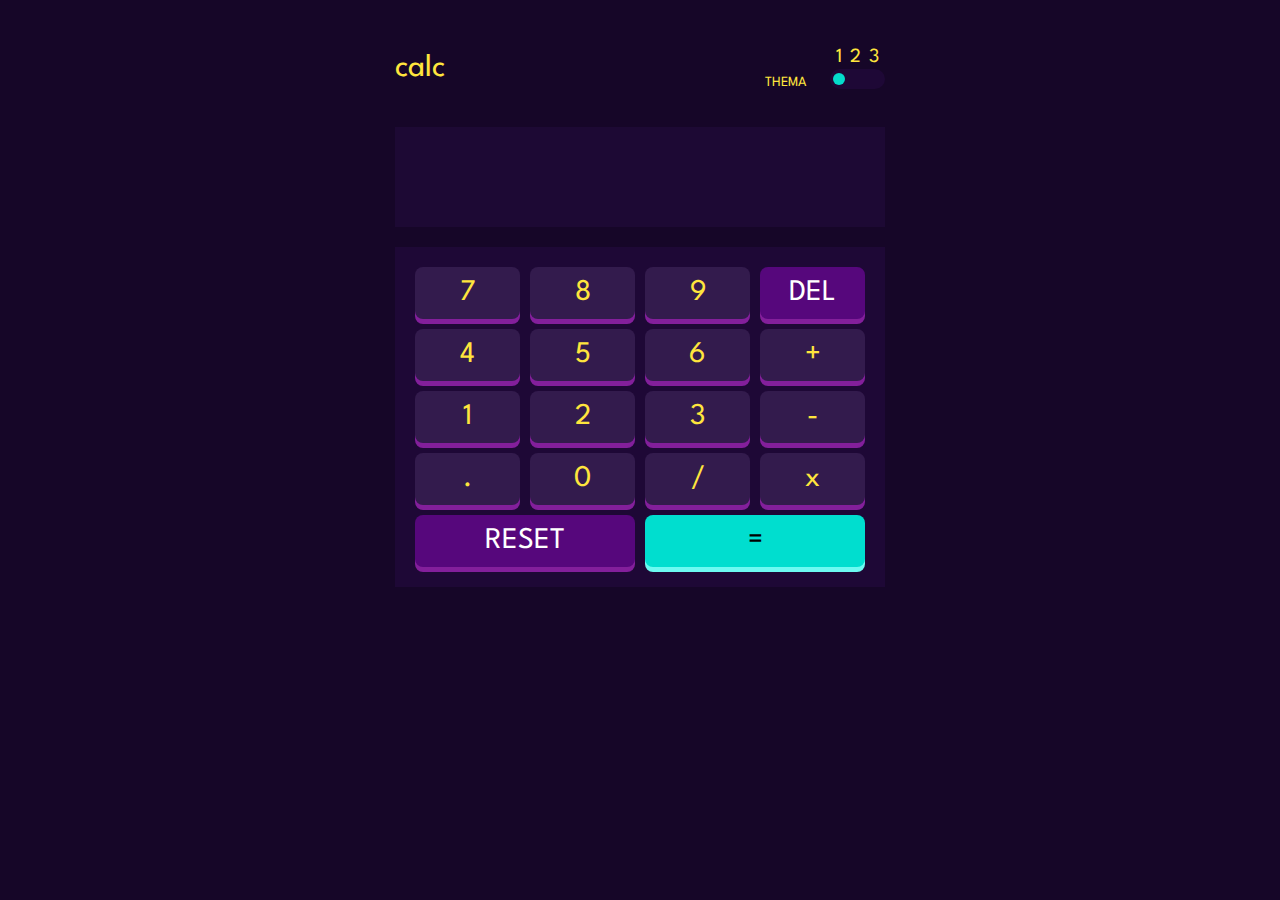
<file: calculator-app-main/index.html>
<!DOCTYPE html>
<html lang="en">

<head>
  <meta charset="UTF-8">
  <meta name="viewport" content="width=device-width, initial-scale=1.0">

  <link rel="preconnect" href="https://fonts.googleapis.com">
  <link rel="preconnect" href="https://fonts.gstatic.com" crossorigin>
  <link href="https://fonts.googleapis.com/css2?family=League+Spartan:wght@700&display=swap" rel="stylesheet">
  <link rel="icon" type="image/png" sizes="32x32" href="./images/favicon-32x32.png">
  <link rel="stylesheet" href="style.css">
  <script defer src="script.js"></script>
  <title>Frontend Mentor | Calculator app</title>

</head>

<body>

  <div class="container">

    <header class="header">
      <div class="bg-calc "><p class="calc">calc</p></div>
      <div class="geral-tema">
        <div class="thema">THEMA</div>
        <div class="opcoes-temas">
          <div class="num">
            <span id="numers" class="um">1</span>
            <span id="numers" class="dois">2</span>
            <span id="numers" class="tres">3</span>
          </div>
          <div class="btns ">
            <button id="btn" class="btn"></button>
            <button id="btn" class="btn"></button>
            <button id="btn" class="btn"></button>
          </div>
        </div>
      </div>
    </header>

    <section class="tela">
        <div class="  bg-tela ">
          <span class="valor-input"></span>
        </div>
    </section>
  

   <section class="container-teclas ">
      <div class="buttons-bg">
        <div class="teclas-item bg-buttons">
          <button class="tecla ">7</button>
          <button class="tecla numero">8</button>
          <button class="tecla numero">9</button>
          <button class="tecla del">DEL</button>

          <button class="tecla numero">4</button>
          <button class="tecla numero">5</button>
          <button class="tecla numero">6</button>
          <button class="tecla operador">+</button>
        
          <button class="tecla numero">1</button>
          <button class="tecla numero">2</button>
          <button class="tecla numero">3</button>
          <button class="tecla operador">-</button>
          
          <button class="tecla ponto">.</button>
          <button class="tecla numero">0</button>
          <button class="tecla operador">/</button>
          <button class="tecla operador">x</button>

          <button class="tecla reset">RESET</button>
          <button id="igual" class="tecla igual">=</button>

       </div>
      </div>
   </section>
  </div>
</body>

</html>
<!-- https://github.com/ziss25/calculator-app/tree/master -->
</file>
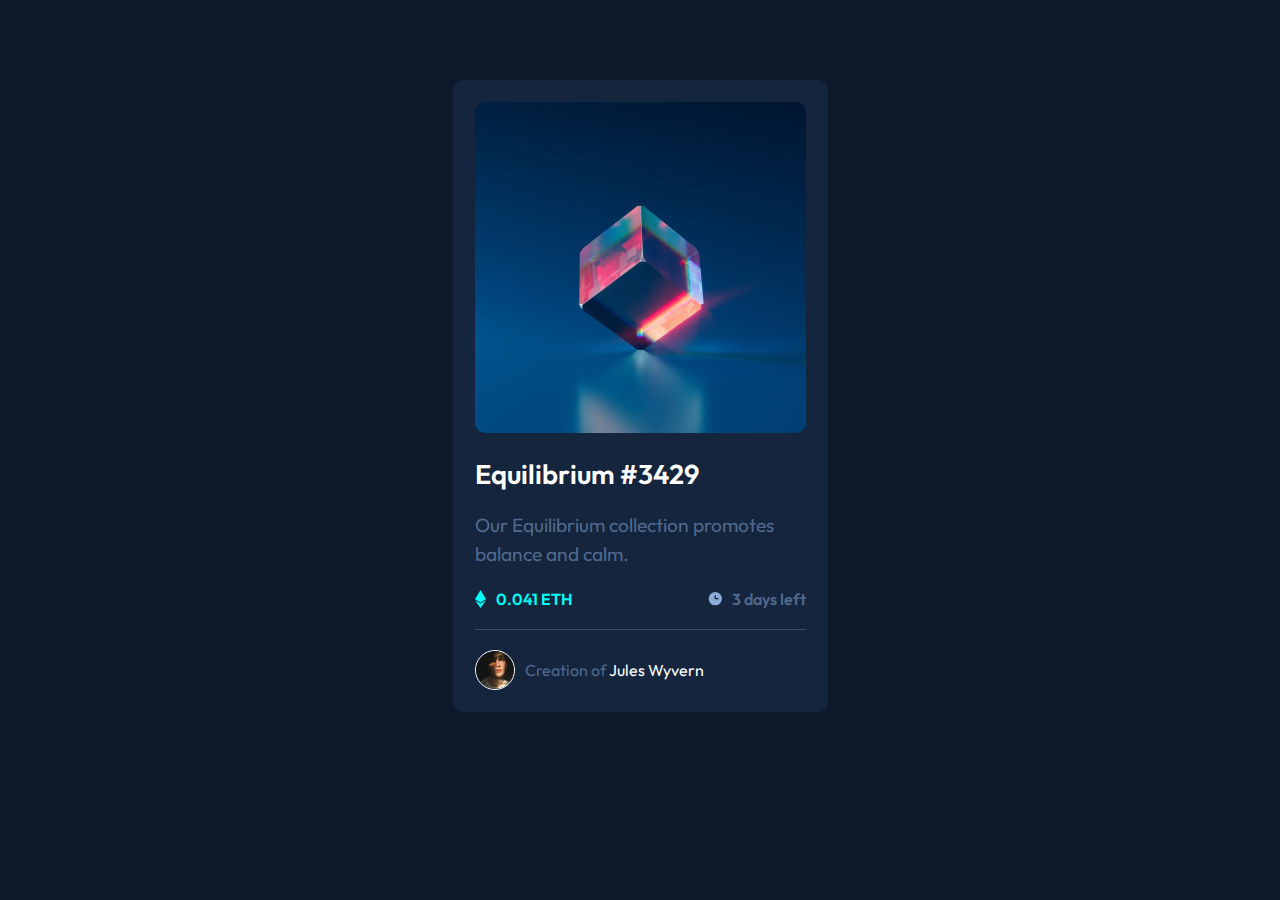
<file: nft-preview-card-component/index.html>
<!DOCTYPE html>
<html lang="en">

<head>
  <meta charset="UTF-8">
  <meta name="viewport" content="width=device-width, initial-scale=1.0">
  <!-- displays site properly based on user's device -->
  <link rel="stylesheet" href="style.css">
  <link rel="icon" type="image/png" sizes="32x32" href="./images/favicon-32x32.png">

  <title>NFT preview card component</title>

</head>

<body>

  <main>
    <div class="img">
      <img src="images/image-equilibrium.jpg" alt="">
    </div>
    <div class="descricao">
      <h1>Equilibrium #3429</h1>
      <p>Our Equilibrium collection promotes balance and calm.</p>
    </div>
    <div class="info">
      <div class="eth">
        <img src="images/icon-ethereum.svg" alt="">0.041 ETH
      </div>
      <div class="hrs">
        <img src="images/icon-clock.svg" alt="">3 days left
      </div>
    </div>
    <div class="autor">
      <img src="images/image-avatar.png" alt="">
      <p> Creation of <span>Jules Wyvern</span></p>
    </div>
  </main>
</body>

</html>
</file>
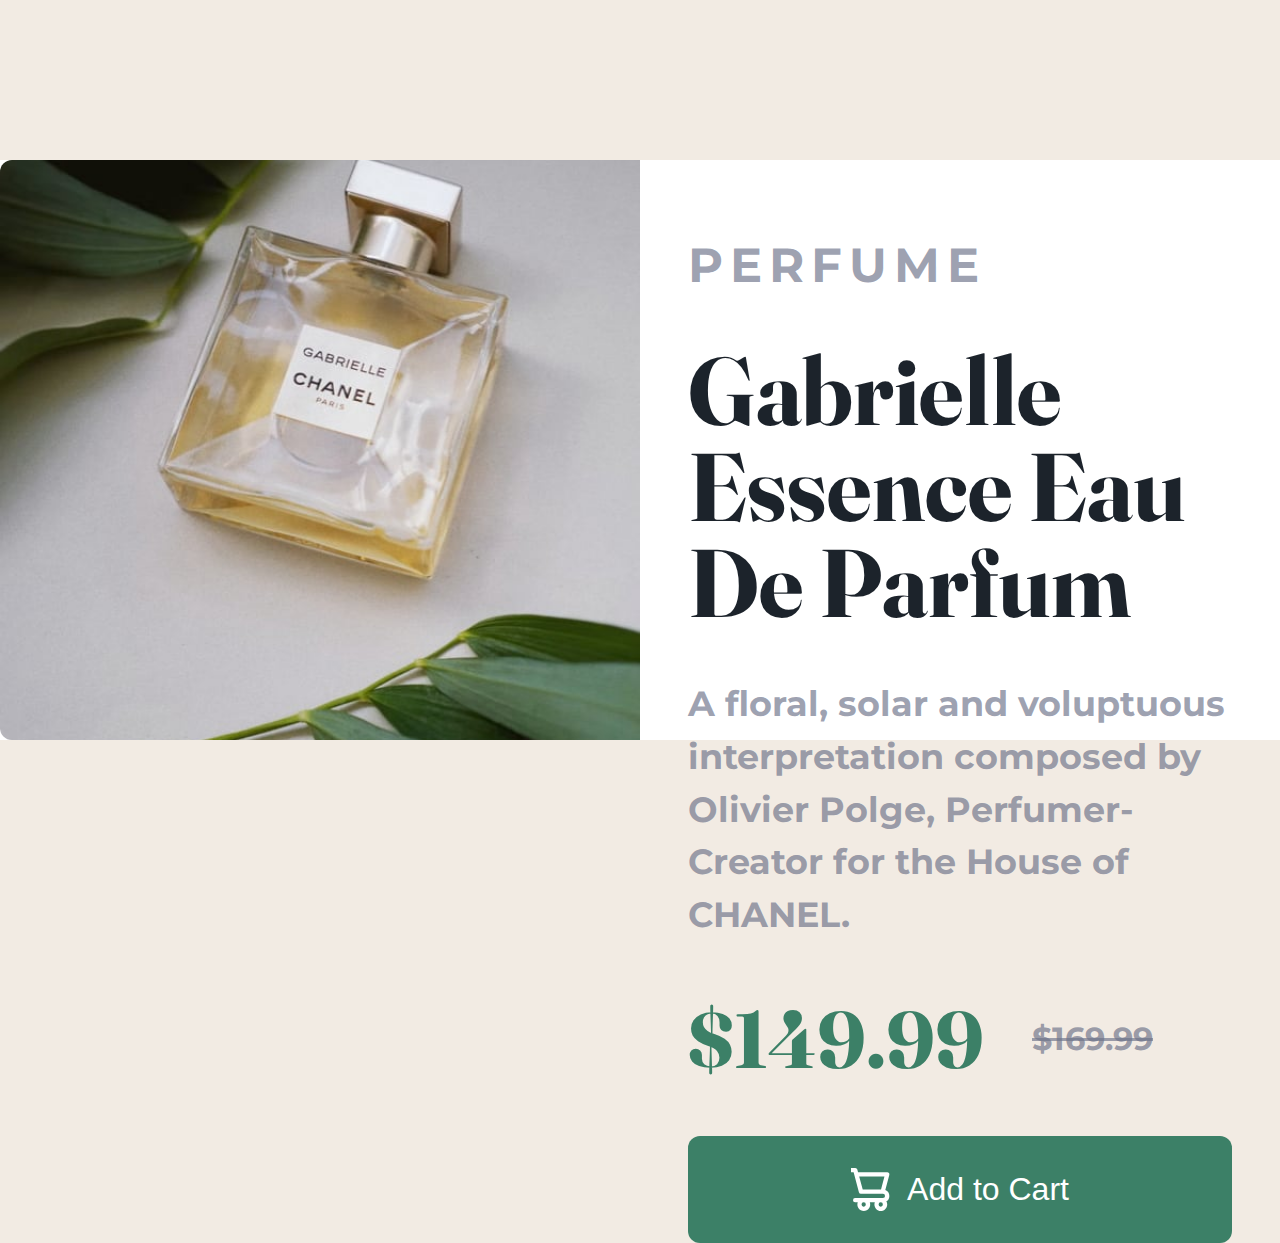
<file: preview-card-component copy/index.html>
<!DOCTYPE html>
<html lang="en">

<head>
  <meta charset="UTF-8">
  <meta name="viewport" content="width=device-width, initial-scale=1.0">
  <!-- displays site properly based on user's device -->
  <link rel="stylesheet" href="style.css">
  <link rel="icon" type="image/png" sizes="32x32" href="./images/favicon-32x32.png">
  <link rel="stylesheet" href="style.css">
  <title>Frontend Mentor | Product preview card component</title>

</head>

<body>
  <div class="card">
    <div class="img_container">
      <img src="images/image-product-desktop.jpg" alt="">
    </div>

    <div class="details_container">
      <p class="montserrat">Perfume</p>
      <h1 class="name">Gabrielle Essence Eau De Parfum</h1>
      <p class="description">
        A floral, solar and voluptuous interpretation composed by Olivier Polge,
        Perfumer-Creator for the House of CHANEL.
      </p>

      <div class="price_container">
        <h1 class="current_price">$149.99</h1>
        <p class="old_price">$169.99</p>
      </div>

      <button class="btn">
         <img src="images/icon-cart.svg" alt="">
         Add to Cart
      </button>
    </div>
  </div>
</body>
</html>
</file>
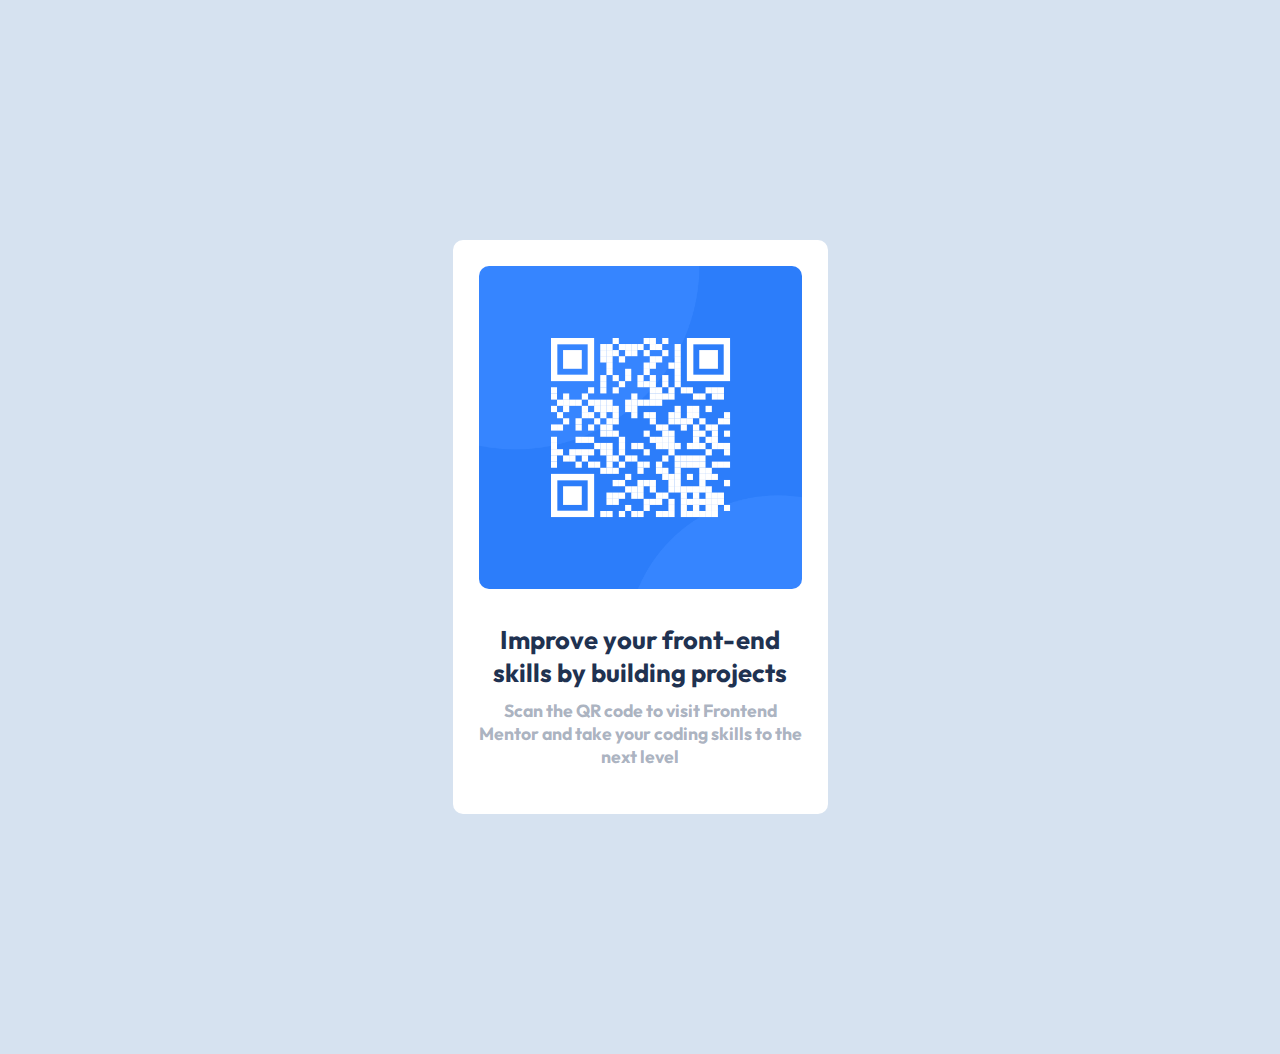
<file: qr-code-component/index.html>
<!DOCTYPE html>
<html lang="en">
<head>
  <meta charset="UTF-8">
  <meta name="viewport" content="width=device-width, initial-scale=1.0"> <!-- displays site properly based on user's device -->

  <link rel="icon" type="image/png" sizes="32x32" href="./images/favicon-32x32.png">
  <link rel="stylesheet" href="style.css">
  <title>Frontend Mentor | QR code component</title>
</head>
<body>
   <div class="box">
       <div class="img">
        <img src="images/image-qr-code.png" alt="">
       </div>
       <div class="descricao">
        <h1>Improve your front-end skills by building projects</h1>
        <p>Scan the QR code to visit Frontend Mentor and take your coding skills to the next level</p>
      </div>
   </div>
  

  
  
</body>
</html>
</file>
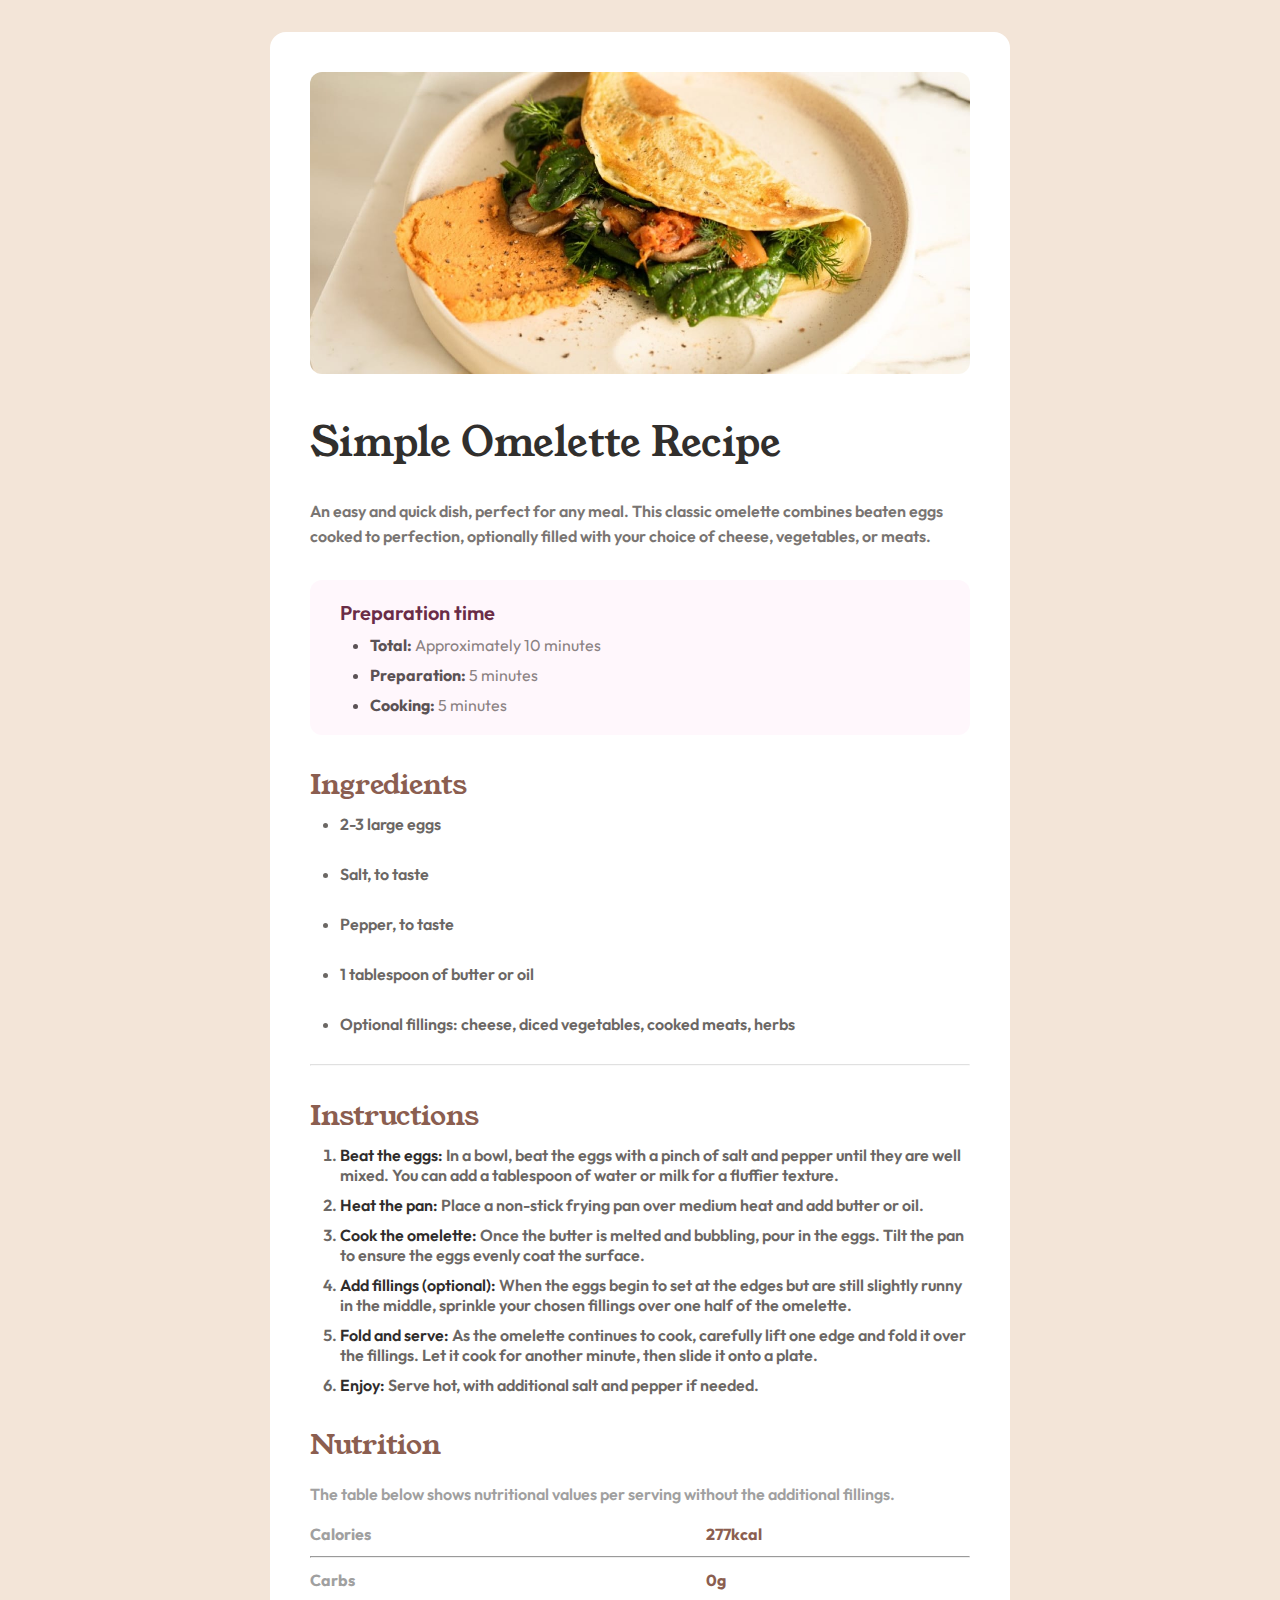
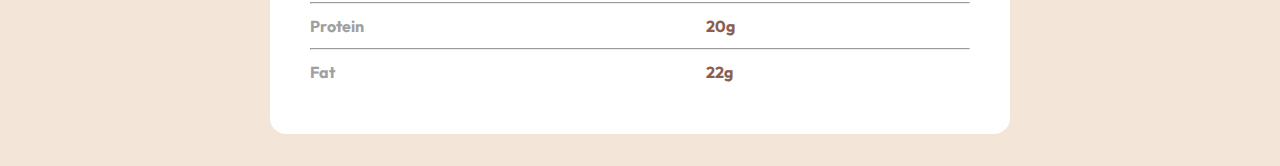
<file: recipe-page-main/index.html>
<!DOCTYPE html>
<html lang="en">
<head>
  <meta charset="UTF-8">
  <meta name="viewport" content="width=device-width, initial-scale=1.0"> <!-- displays site properly based on user's device -->
  <link rel="preconnect" href="https://fonts.googleapis.com">

  <link rel="preconnect" href="https://fonts.gstatic.com" crossorigin>
  <link href="https://fonts.googleapis.com/css2?family=Outfit:wght@400;600;700&family=Young+Serif&display=swap" rel="stylesheet">
  <link rel="icon" type="image/png" sizes="32x32" href="./assets/images/favicon-32x32.png">
  
  <link rel="stylesheet" href="style.css">
  <title>Frontend Mentor | Recipe page</title>

</head>
<body>
    

   <main class="container-geral">
      <header class="cabecalho">
        <div class="img">
          <img src="assets/images/image-omelette.jpeg" alt="imagem da receita">
        </div>
      
        <h1>Simple Omelette Recipe</h1>
        <h2>An easy and quick dish, perfect for any meal. This classic omelette combines beaten eggs cooked 
          to perfection, optionally filled with your choice of cheese, vegetables, or meats.</h2>
      </header>
      <div class="box">
      <section class="time">
        <h3>Preparation time</h3>
        <ul>
          <li>Total: <span>Approximately 10 minutes</span></li>
          <li>Preparation: <span>5 minutes</span></li>
          <li>Cooking: <span>5 minutes</span></li>
        </ul>
      </section>

      <section class="Ingredients">
        <h3>Ingredients</h3>
        <ul>
          <li>2-3 large eggs</li>
          <li>Salt, to taste</li>
          <li>Pepper, to taste</li>
          <li>1 tablespoon of butter or oil</li>
          <li> Optional fillings: cheese, diced vegetables, cooked meats, herbs</li>
        </ul>
      </section>
      <hr class="hr">
      <section class="instrucoes">
        <h3>Instructions</h3>
        <ol>
          <li>
            <span>Beat the eggs:</span> In a bowl, beat the eggs with a pinch of salt and pepper until they are well mixed. 
            You can add a tablespoon of water or milk for a fluffier texture.
          </li>
          <li>
           <span> Heat the pan:</span> Place a non-stick frying pan over medium heat and add butter or oil.
          </li>
          <li>
            <span>Cook the omelette:</span> Once the butter is melted and bubbling, pour in the eggs. Tilt the pan to ensure 
            the eggs evenly coat the surface.
          </li>
          <li>
            <span>Add fillings (optional):</span> When the eggs begin to set at the edges but are still slightly runny in the 
            middle, sprinkle your chosen fillings over one half of the omelette.
          </li>
          <li>
           <span> Fold and serve: </span>As the omelette continues to cook, carefully lift one edge and fold it over the 
            fillings. Let it cook for another minute, then slide it onto a plate.
          </li>
          <li>
            <span>Enjoy:</span> Serve hot, with additional salt and pepper if needed.
          </li>
        </ol>
      </section>

      <section class="nutricao">
        <h3>Nutrition</h3>
        <p>The table below shows nutritional values per serving without the additional fillings.</p>
         
        <h4>Calories<span>277kcal</span></h4>
        <hr>
        <h4>Carbs<span>0g</span></h4>
        <hr>

        <h4>Protein<span>20g</span></h4>
        <hr>

        <h4>Fat<span>22g</span></h4>
      </section>
       </div>
   </main>
  
</body>
</html>
</file>
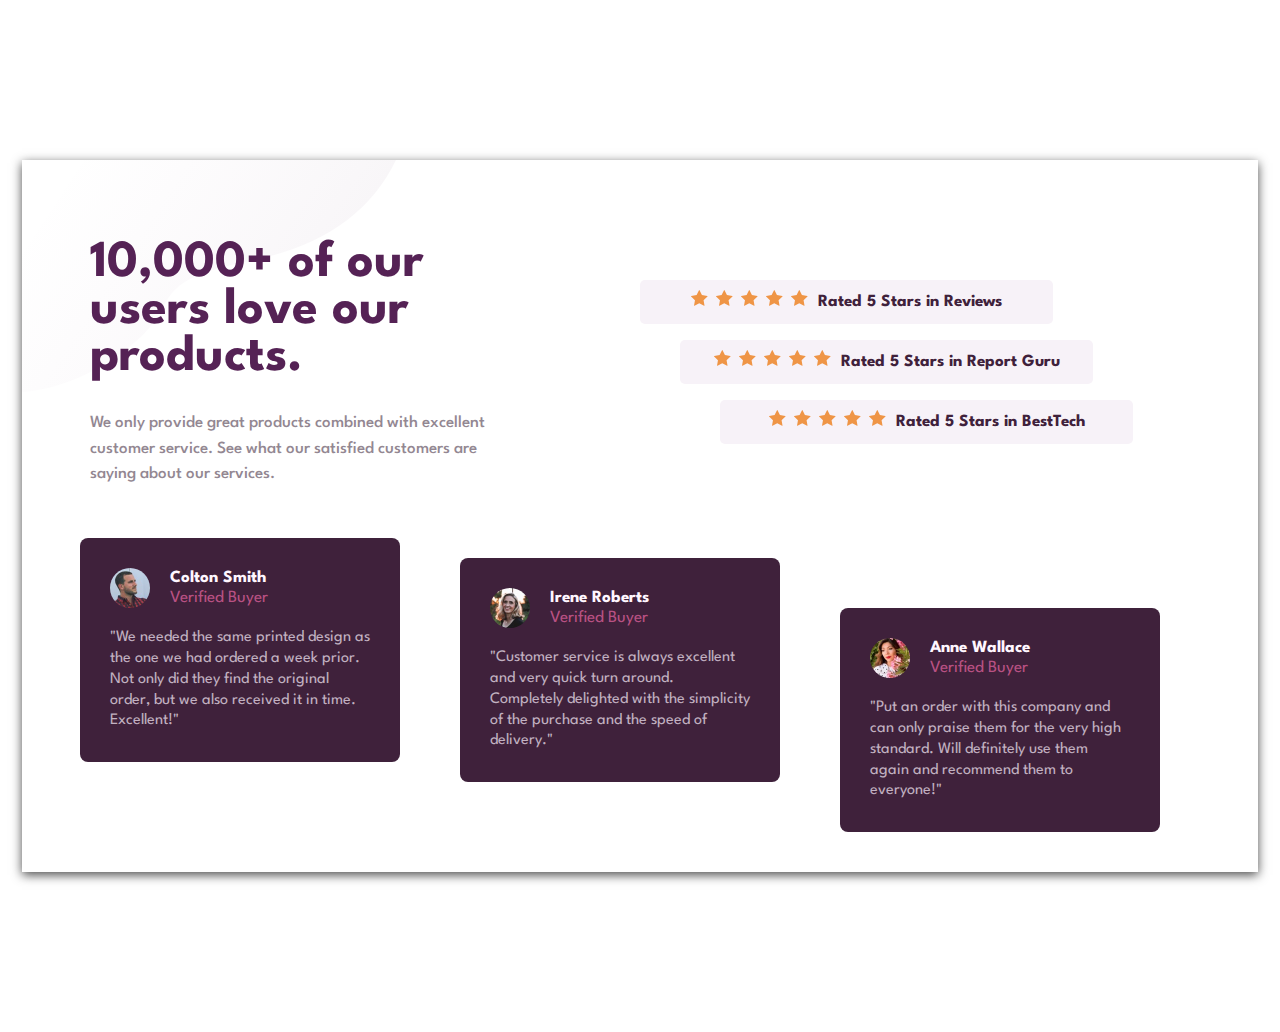
<file: social-proof-section-master - Copia/index.html>
<!DOCTYPE html>
<html lang="en">
  <head>
    <meta charset="UTF-8" />
    <meta name="viewport" content="width=device-width, initial-scale=1.0" />
    <link rel="preconnect" href="https://fonts.googleapis.com">
<link rel="preconnect" href="https://fonts.gstatic.com" crossorigin>
<link href="https://fonts.googleapis.com/css2?family=League+Spartan:wght@400;500;700&display=swap" rel="stylesheet">
    <link rel="stylesheet" href="style.css">
    <title>Frontend Mentor | Social proof section</title>

  </head>
  <body>

    <main>

      <div class="box-1">
      <header>
        <h1>10,000+ of our users love our products.</h1>
        <p>
          We only provide great products combined with excellent customer service.
          See what our satisfied customers are saying about our services.
        </p>
      </header>
      <section class="container-stars">
        <div class="star one">
          <div class="stars-imgs">
            <img src="images/icon-star.svg" alt="">
            <img src="images/icon-star.svg" alt="">
            <img src="images/icon-star.svg" alt="">
            <img src="images/icon-star.svg" alt="">
            <img src="images/icon-star.svg" alt="">
          </div>
          Rated 5 Stars in Reviews
        </div>

        <div class="star two">
          <div class="stars-imgs">
            <img src="images/icon-star.svg" alt="">
            <img src="images/icon-star.svg" alt="">
            <img src="images/icon-star.svg" alt="">
            <img src="images/icon-star.svg" alt="">
            <img src="images/icon-star.svg" alt="">
          </div>
          Rated 5 Stars in Report Guru
        </div>
        <div class="star treen">
          <div class="stars-imgs">
            <img src="images/icon-star.svg" alt="">
            <img src="images/icon-star.svg" alt="">
            <img src="images/icon-star.svg" alt="">
            <img src="images/icon-star.svg" alt="">
            <img src="images/icon-star.svg" alt="">
          </div>
          Rated 5 Stars in BestTech
        </div>
      </section>
    </div>

    <div class="box-2">
      <section class="cards">
         <div class="card">
          <div class="header-card">
            <img src="images/image-colton.jpg" alt="">
            <div class="card-nome">
                 <h4>Colton Smith</h4> 
              <span>Verified Buyer</span>
            </div>
          </div>
          <p>
            "We needed the same printed design as the one we had ordered a week prior.
            Not only did they find the original order, but we also received it in time.
            Excellent!"
          </p>
         </div>
      </section>

      <section class="cards">
        <div class="card  dois">
         <div class="header-card">
           <img src="images/image-irene.jpg" alt="">
           <div class="card-nome">
              <h4>Irene Roberts </h4> 
             <span>Verified Buyer</span>
           </div>
         </div>
         <p>
          "Customer service is always excellent and very quick turn around. Completely
           delighted with the simplicity of the purchase and the speed of delivery."
         </p>
        </div>
     </section>

     <section class="cards">
      <div class="card tres">
       <div class="header-card">
         <img src="images/image-anne.jpg" alt="">
         <div class="card-nome">
            <h4>Anne Wallace </h4> 
           <span>Verified Buyer</span>
         </div>
       </div>
       <p>
        "Put an order with this company and can only praise them for the very high
         standard. Will definitely use them again and recommend them to everyone!"
       </p>
      </div>
   </section>
  </div>
    </main>

  </body>
</html>
</file>
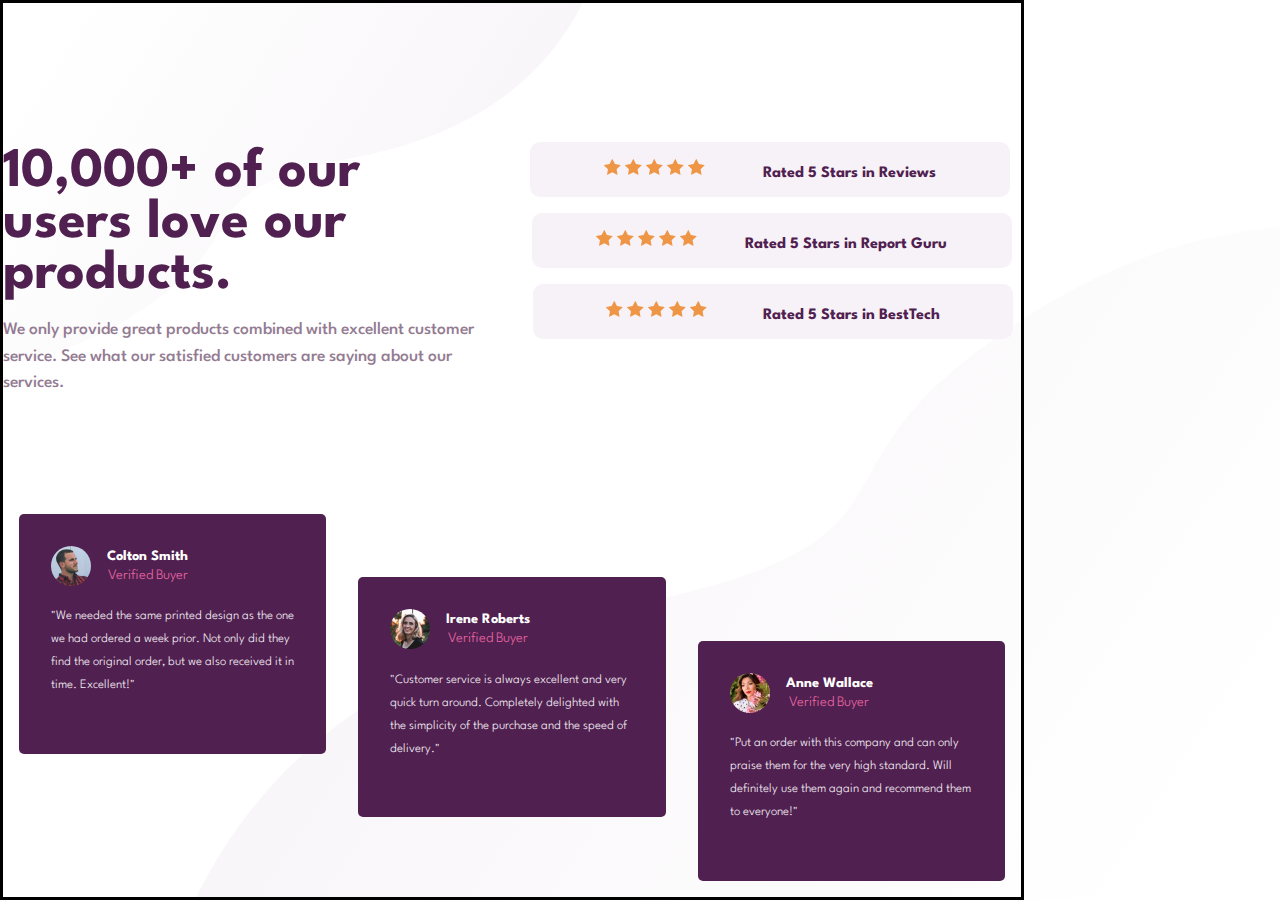
<file: social-proof-section-master/index.html>
<!DOCTYPE html>
<html lang="en">

<head>
  <meta charset="UTF-8" />
  <meta name="viewport" content="width=device-width, initial-scale=1.0" />
  <link rel="preconnect" href="https://fonts.googleapis.com">
  <link rel="preconnect" href="https://fonts.gstatic.com" crossorigin>
  <link href="https://fonts.googleapis.com/css2?family=League+Spartan:wght@400;500;700&display=swap" rel="stylesheet">
  <link rel="stylesheet" href="style.css">
  <title>Frontend Mentor | Social proof section</title>

</head>

<body>

  <header>
    <h1>10,000+ of our users love our products.</h1>
    <p>
      We only provide great products combined with excellent customer service.
      See what our satisfied customers are saying about our services.
    </p>
  </header>
  <div class="ratings">
    <div class="rating rate-1">
      <div class="star">
        <img src="images/icon-star.svg" alt="">
        <img src="images/icon-star.svg" alt="">
        <img src="images/icon-star.svg" alt="">
        <img src="images/icon-star.svg" alt="">
        <img src="images/icon-star.svg" alt="">
      </div>
      <h2>Rated 5 Stars in Reviews</h2>
    </div>
    <div class="rating rate-2">
      <div class="star">
        <img src="images/icon-star.svg" alt="">
        <img src="images/icon-star.svg" alt="">
        <img src="images/icon-star.svg" alt="">
        <img src="images/icon-star.svg" alt="">
        <img src="images/icon-star.svg" alt="">
      </div>
      <h2> Rated 5 Stars in Report Guru</h2>
    </div>
    <div class="rating rate-3">
      <div class="star">
        <img src="images/icon-star.svg" alt="">
        <img src="images/icon-star.svg" alt="">
        <img src="images/icon-star.svg" alt="">
        <img src="images/icon-star.svg" alt="">
        <img src="images/icon-star.svg" alt="">
      </div>
      <h2>Rated 5 Stars in BestTech</h2>
    </div>
  </div>
  <div class="reviews">
    <div class="review one">
      <div class="profile">
        <img src="images/image-colton.jpg" alt="">
        <h3>Colton Smith<span>Verified Buyer</span></h3>
      </div>
      <p>
        "We needed the same printed design as the one we had ordered a week prior.
        Not only did they find the original order, but we also received it in time.
        Excellent!"
      </p>
    </div>

    <div class="review two">
      <div class="profile">
        <img src="images/image-irene.jpg" alt="">
        <h3>Irene Roberts<span>Verified Buyer</span></h3>
      </div>
      <p>
        "Customer service is always excellent and very quick turn around. Completely
        delighted with the simplicity of the purchase and the speed of delivery."
      </p>
    </div>
    <div class="review three">
      <div class="profile">
        <img src="images/image-anne.jpg" alt="">
        <h3>Anne Wallace <span>Verified Buyer</span></h3>
      </div>
      <p>
        "Put an order with this company and can only praise them for the very high
        standard. Will definitely use them again and recommend them to everyone!"
      </p>
    </div>
  </div>
</body>

</html>
</file>
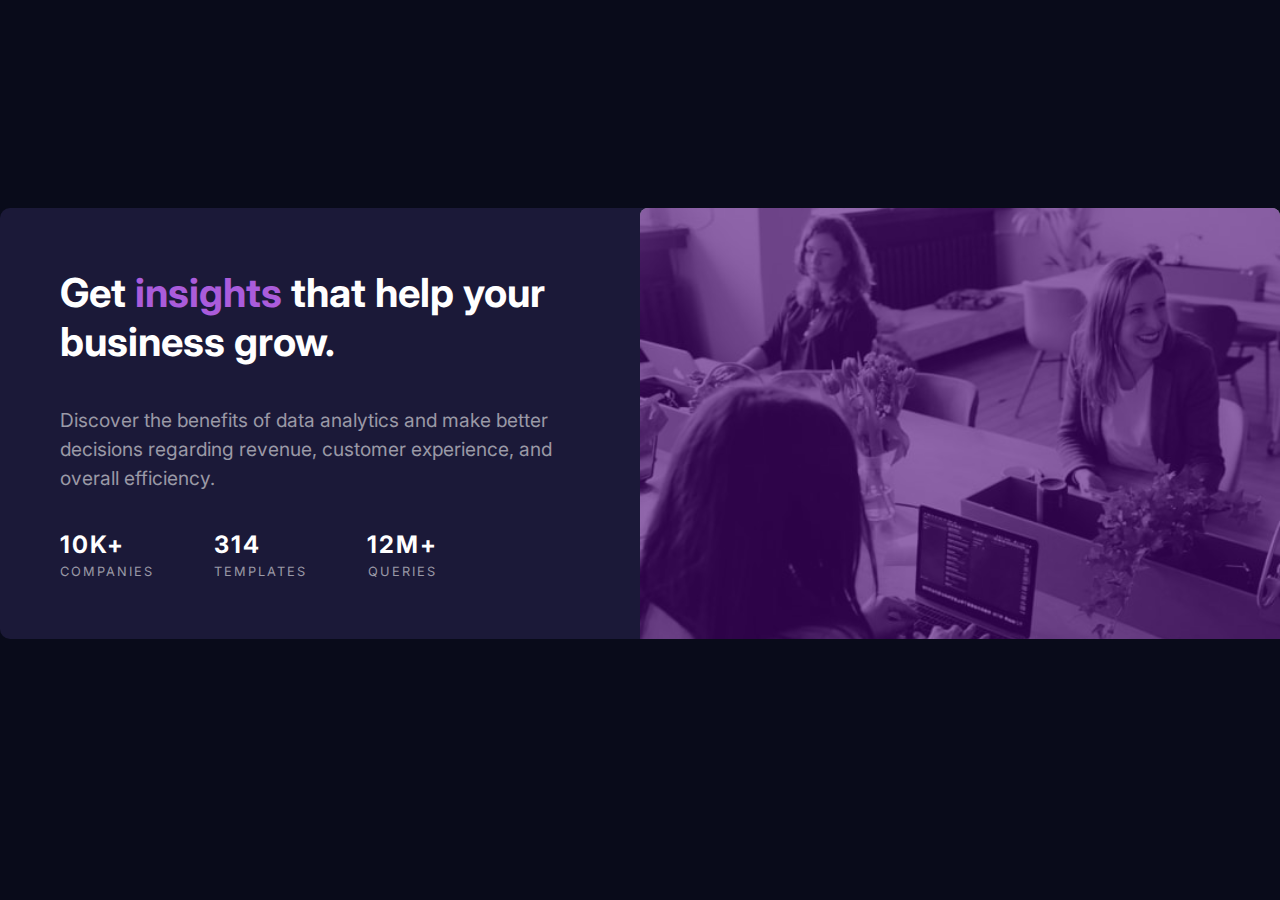
<file: stats-preview-card-component/index.html>
<!DOCTYPE html>
<html lang="en">
<head>
  <meta charset="UTF-8">
  <meta name="viewport" content="width=device-width, initial-scale=1.0"> <!-- displays site properly based on user's device -->
 <link rel="stylesheet" href="style.css">
  <link rel="icon" type="image/png" sizes="32x32" href="./images/favicon-32x32.png">
  
  <title>Frontend Mentor | Stats preview card component</title>

</head>
<body>
   <div class="box">
      <div class="contentImg">
       <div class="img"></div>
      </div>
      <div class="descricao">
        <h1> Get <span>insights</span> that help your business grow.</h1>
        <p> 
          Discover the benefits of data analytics and make better decisions regarding revenue, customer 
          experience, and overall efficiency.
        </p>
        <div class="dados">
          <div class="comp"><span>10k+ </span>companies</div>
          <div class="comp"><span>314</span>templates</div>
          <div class="comp"><span>12M+</span>queries</div>
        </div>
      </div>
   </div>
</body>
</html>
</file>
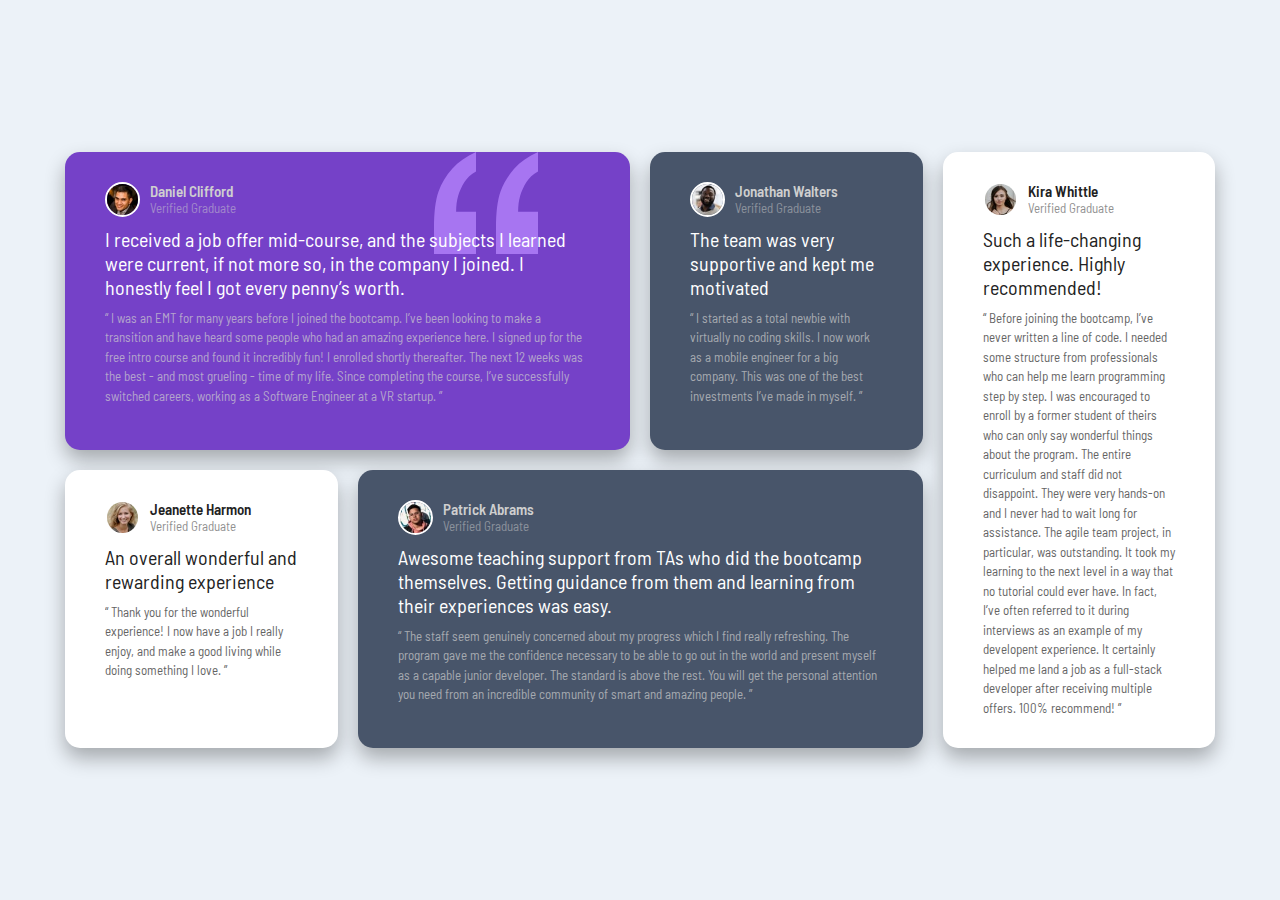
<file: testimonials-grid-section-main/index.html>
<!DOCTYPE html>
<html lang="en">
<head>
  <meta charset="UTF-8">
  <meta name="viewport" content="width=device-width, initial-scale=1.0"> <!-- displays site properly based on user's device -->
  <link rel="preconnect" href="https://fonts.googleapis.com">
  <link rel="preconnect" href="https://fonts.gstatic.com" crossorigin>
  <link href="https://fonts.googleapis.com/css2?family=Barlow+Semi+Condensed:wght@500;600&display=swap" rel="stylesheet">
  <link rel="icon" type="image/png" sizes="32x32" href="./images/favicon-32x32.png">
  <link rel="stylesheet" href="style.css">
  <title>Frontend Mentor | [Challenge Name Here]</title>

</head>
<body>

  <main>
    <article class="card card-1">
      <div class="card__head">
        <img src="./images/image-daniel.jpg" alt="">
        <div class="card__user">
          <div class="name">Daniel Clifford</div>
          <p class="title">Verified Graduate</p>
        </div>
      </div>
      <div class="card__heading">
        I received a job offer mid-course, and the subjects I learned were current, if not more so, 
        in the company I joined. I honestly feel I got every penny’s worth.
      </div>
      <p class="card__detail">
        “ I was an EMT for many years before I joined the bootcamp. I’ve been looking to make a 
        transition and have heard some people who had an amazing experience here. I signed up 
        for the free intro course and found it incredibly fun! I enrolled shortly thereafter. 
        The next 12 weeks was the best - and most grueling - time of my life. Since completing 
        the course, I’ve successfully switched careers, working as a Software Engineer at a VR startup. ”
      </p>
    </article>
    <article class="card card-2">
      <div class="card__head">
        <img src="./images/image-jonathan.jpg" alt="">
        <div class="card__user">
          <div class="name">Jonathan Walters</div>
          <p class="title">Verified Graduate</p>
        </div>
      </div>
      <div class="card__heading">
        The team was very supportive and kept me motivated

      </div>
      <p class="card__detail">
        “ I started as a total newbie with virtually no coding skills. I now work as a mobile engineer 
        for a big company. This was one of the best investments I’ve made in myself. ”      
      </p>
    </article>
    <article class="card card-3">
      <div class="card__head">
        <img src="./images/image-jeanette.jpg" alt="">
        <div class="card__user">
          <div class="name">Jeanette Harmon</div>
          <p class="title">Verified Graduate</p>
        </div>
      </div>
      <div class="card__heading">
        An overall wonderful and rewarding experience
      </div>
      <p class="card__detail">
        “ Thank you for the wonderful experience! I now have a job I really enjoy, and make a good living 
        while doing something I love. ”
      </p>
    </article>
    <article class="card card-4">
      <div class="card__head">
        <img src="./images/image-patrick.jpg" alt="">
        <div class="card__user">
          <div class="name">Patrick Abrams</div>
          <p class="title">Verified Graduate</p>
        </div>
      </div>
      <div class="card__heading">
        Awesome teaching support from TAs who did the bootcamp themselves. Getting guidance from them and 
        learning from their experiences was easy.
      </div>
      <p class="card__detail">
        “ The staff seem genuinely concerned about my progress which I find really refreshing. The program 
        gave me the confidence necessary to be able to go out in the world and present myself as a capable 
        junior developer. The standard is above the rest. You will get the personal attention you need from 
        an incredible community of smart and amazing people. ”
      </p>
    </article>
    <article class="card card-5">
      <div class="card__head">
        <img src="./images/image-kira.jpg" alt="">
        <div class="card__user">
          <div class="name">Kira Whittle</div>
          <p class="title">Verified Graduate</p>
        </div>
      </div>
      <div class="card__heading">
        Such a life-changing experience. Highly recommended!
      </div>
      <p class="card__detail">
        “ Before joining the bootcamp, I’ve never written a line of code. I needed some structure from 
        professionals who can help me learn programming step by step. I was encouraged to enroll by a former 
        student of theirs who can only say wonderful things about the program. The entire curriculum and staff 
        did not disappoint. They were very hands-on and I never had to wait long for assistance. The agile team 
        project, in particular, was outstanding. It took my learning to the next level in a way that no tutorial 
        could ever have. In fact, I’ve often referred to it during interviews as an example of my developent 
        experience. It certainly helped me land a job as a full-stack developer after receiving multiple offers. 
        100% recommend! ”
      </p>
    </article>
  </main>
  </body>
</html>
</file>
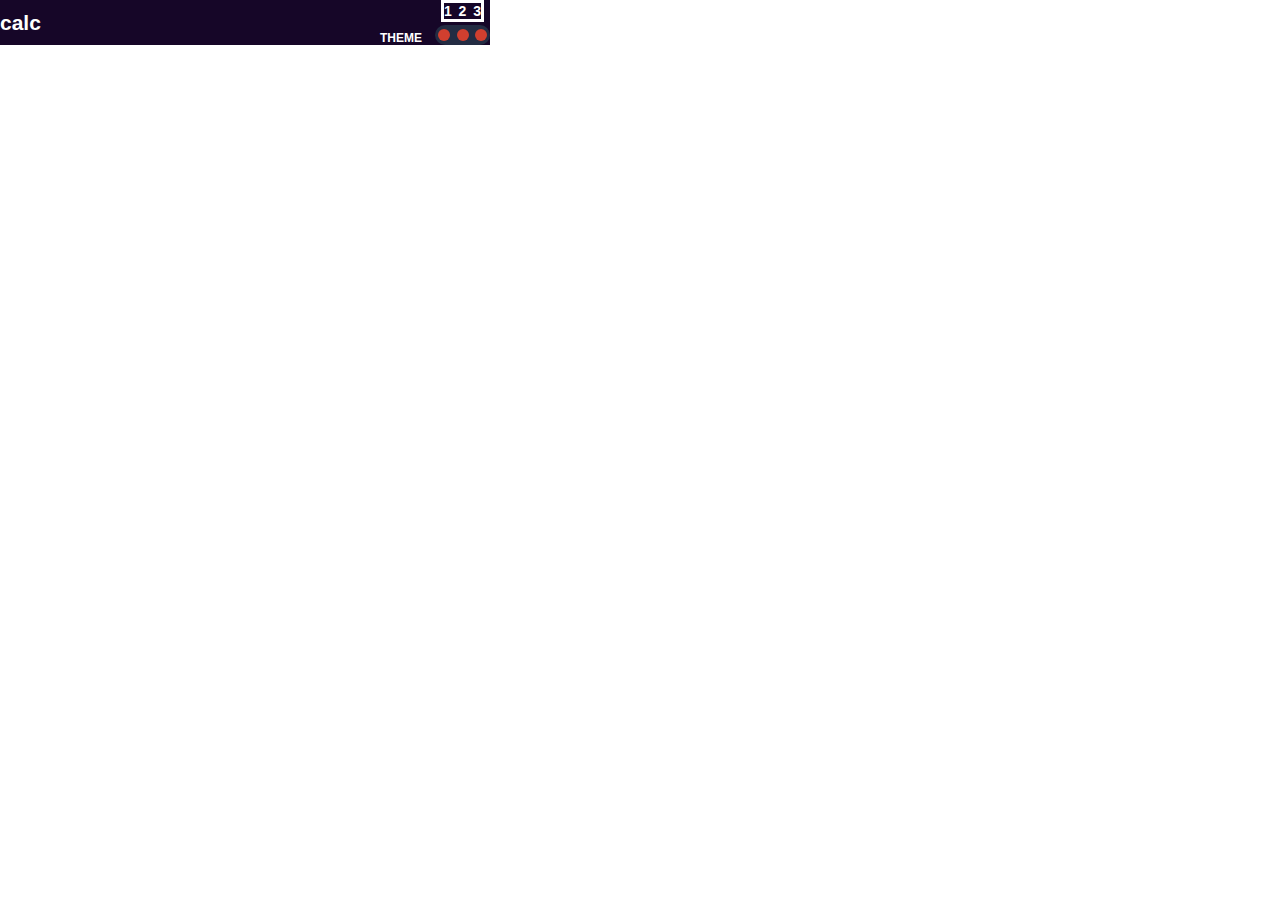
<file: calculator-app-main/index2.html>
<!DOCTYPE html>
<html lang="en">
<head>
  <meta charset="UTF-8">
  <meta name="viewport" content="width=device-width, initial-scale=1.0">
  <title>Document</title>
</head>
<style>
  *{
  font-family: 'League Spartan', sans-serif;
  padding: 0;
  margin: 0;
  box-sizing: border-box;
  font-size: 14px;
  
}
.container{
  background-color:  hsl(268, 75%, 9%);
  max-width: 490px;
  min-width: 375px;
}
.main_heading {
  font-weight: 600;
  color: hsl(0deg, 0%, 100%);
  margin-bottom: 1rem;
  display: flex;
  align-items: center;
  justify-content: space-between;
}
.title {
  font-size: 1.5rem;
}
.themes {
  font-weight: 700;
  width: 110px;
  display: flex;
  align-items: flex-end;
  justify-content: space-between;
}
.themes .themes-title {
  font-size: 12px;
}
.themes .toggle-theme-contain {
  width: 55px;
}
.themes .toggle-theme-contain .number-toogle {
  border: solid;
  font-size: 10px;
  margin: 0 6px;
  display: flex;
  align-items: center;
  justify-content: space-between;
  margin-bottom: 3px;
}
.themes .toggle-theme-contain .toogle {
  background-color: hsl(223deg, 31%, 20%);
  border-radius: 12px;
  padding: 4px 3px;
  display: flex;
  align-items: center;
  justify-content: space-between;
}
.themes .toggle-theme-contain .toogle .buttonTheme {
  border: none;
  width: 12px;
  height: 12px;
  background-color: hsl(6deg, 63%, 50%);
  cursor: pointer;
  border-radius: 12px;
}
</style>
<body>
  <div class="container">
    

    <section class="main_heading">
      <div class="title textTheme">calc</div>
      <div class="themes">
        <div class="themes-title textTheme">THEME</div>
        <div class="toggle-theme-contain">
          <div class="number-toogle">
            <span class="textTheme">1</span>
            <span class="textTheme">2</span>
            <span class="textTheme">3</span>
          </div>
          <div class="toogle">
            <!-- change theme click -->
            <button class="buttonTheme toogle-bg" id="1"></button>
            <button class="buttonTheme toogle-bg" id="2"></button>
            <button class="buttonTheme toogle-bg" id="3"></button>
          </div>
        </div>
      </div>
    </section>
  </div>
</body>
</html>
</file>
<file: calculator-app-main/style.css>
*{
  font-family: 'League Spartan', sans-serif;
  padding: 0;
  margin: 0;
  box-sizing: border-box;
  font-size: 14px;
  /* color: white; */
}

body{
  background-color:  hsl(268, 75%, 9%);
  color: hsl(52, 100%, 62%);

}
button{
  color: inherit;
}
.container{
  margin: 40px auto;
  max-width: 490px;
  min-width: 375px;
}
.escolha{
  display: block;
}
.header{
  display: flex;
  justify-content: space-between;
  align-items: center;
  padding: 8px 0;
  margin-bottom: 30px;
}
.geral-tema{
  display: flex;
 align-items: flex-end;
 justify-content: space-between;
 width: 120px;
}
#numers{font-size: 20px;}
.calc{
  font-size: 32px;
}

.opcoes-temas{
   width: 55px;
}
.num{
  display: flex;
  justify-content: space-between;
  margin: 0px 6px;
  font-size: 14px;
  margin-bottom: 3px; 
  cursor: pointer;
}
.btns{
  display: flex;
  justify-content: space-between;
  align-items: center;
  border-radius: 12px;
  padding: 4px 3px;
  background-color: #1E0836;
}

#btn{
  border: none;
  width: 12px;
  height: 12px;
  border-radius: 12px;
  cursor: pointer;
  background: transparent;
}
.btns #btn:first-child{
  background-color: #04DCCB;
}

.tela{
  border-radius: 10px;
  margin-bottom: 20px;
}

.bg-tela{
  background-color: hsl(268, 71%, 12%);
}

 .valor-input {
  display: block;
  font-size: 50px;
  padding: 30px 30px;
  text-align: right;
  overflow-y: hidden;
  height: 100px;
}

.teclas-item{
  display: grid;
  grid-template-columns: repeat(4,1fr);
  padding: 20px;
  border-radius: 8px;
  gap: 10px;
}
.buttons-bg{
  background-color:#1E0836 ;

}
.teclas-item .tecla{
  font-size: 30px;
  border-radius: 8px;
  border: none;
  padding: 12px;

}
.tecla{
  background-color: #331B4D;
  box-shadow: 0 5px 0px 0px #831F9B; 
}
.del{
  background-color:#56077C ;
  color: white;
}
.reset{
  grid-column: 1/3;
  background-color:#56077C ;
  color: white;
}
.igual{
  grid-column: 3/-1;
  background-color: #00DECF;
  box-shadow: 0 5px 0px 0px #6CFAF1;
  color: #000;
}




/* MUDANCA DE TEMA */

/*  TEMA DARK */
.bg-dark-1{
 background-color:  #17062A;
}
.bg-dark-2{
background-color: #1E0836;
}
.bg-dark-3{
   background-color: #331B4D;
   color: #FFE439;
   box-shadow: 0 5px 0px 0px #802199; 
}
.bg-dark-4{
  background-color: #56077C;
  color: white;
}
.bg-dark-green{
  background-color:#00DECF ;
  color: #000;
  box-shadow: 0 5px 0px 0px #71F7EF; 
}
.color-dark-1{
   color: #FFE439;
}

.bg-gray-1{
  background-color: #3B4664;
}
.bg-gray-2{
  background-color: #181F32;
  color: #FDFDFE;

}
.bg-gray-3{
  background-color: #252D44;
}
.bg-gray-4{
  background-color: #EAE3DB;
  color: #454B57;
  box-shadow: 0 4px hsl(28deg, 16%, 65%);
}
.color-gray-1{
   color: #FDFDFE;
}
.bg-gray{
  background-color: #647299;
  color: white;
  box-shadow: 0 4px #364160;
}
.bg-gray-red{
  background-color: #D13F30;
  color: white;
  box-shadow: 0 4px #622A2D;
}


.bg-ligth-1{
  background-color:#E6E6E6 ;
}
.bg-ligth-2{
  background-color: #EEEEEE;
  color: #494842;
}
.bg-ligth-3{
  background-color: #D3CDCD;
}
.bg-ligth-4{
  background-color: #E5E4E0;
  box-shadow: 0 4px hsl(28deg, 16%, 65%);
  color:#35342F ;
}
.color-ligth-1{
  color: #494842;
}
.bg-ligth-green{
  background-color: #388187;
  color: white;
  box-shadow: 0 4px #235C65;

}
.bg-ligth-orage{
  background-color: #C85401;
  color: white;
  box-shadow: 0 4px #833B08;
}
</file>
<file: nft-preview-card-component/style.css>
@import url('https://fonts.googleapis.com/css2?family=Outfit:wght@300;400;600&display=swap');
/* font-family: 'Outfit', sans-serif; */
*{
  margin: 0;
  padding: 0;
  box-sizing: border-box;
}
body{
  font-family: 'Outfit', sans-serif;
  font-size: 16px;
  max-width: 375px;
  background-color: hsl(217, 54%, 11%);
  margin: 5rem auto;
}
main{
  background-color: hsl(216, 50%, 16%);
  border-radius: 10px;
  padding: 22px;
}
.img img{
  width: 100%;
  height: 100%;
  object-fit: cover;
  border-radius: 10px;
}

.descricao{
  margin-top: 20px;
  margin-bottom: 20px;
}
.descricao h1 {
  color: white;
  font-size: 1.7rem;
  font-weight: 600;
  margin-bottom: 20px;
}
.descricao p {
   font-size: 1.2rem;
   line-height: 1.5;
   color:  hsla(215, 52%, 70%, 0.521);  
}
.info{
  display: flex;
  justify-content: space-between;
  margin-bottom: 20px;
  color: hsla(215, 52%, 70%, 0.521);
  border-bottom: 1px solid hsla(215, 52%, 70%, 0.301);
}
.eth{
  display: flex;
  align-items: center;
  gap: 10px;
  color: hsl(178, 100%, 50%);
  font-weight: 600;
  margin-bottom: 20px;
}

.hrs{
  display: flex;
  align-items: center;
  gap: 8px;
  font-weight: 600;
  margin-bottom: 20px;
}
.autor{
  display: flex;
  align-items: center;
  gap: 10px;
  color: hsla(215, 52%, 70%, 0.521);
}
.autor img {
  width: 40px;
  height: 40px;
  border: solid 1px white;
  border-radius: 50%;
}
.autor span {
  color: white;
}
</file>
<file: preview-card-component copy/style.css>
@import url('https://fonts.googleapis.com/css2?family=Montserrat:wght@500;700&display=swap');
/*font-family: 'Montserrat', sans-serif; */
@import url('https://fonts.googleapis.com/css2?family=Fraunces:opsz,wght@9..144,700&display=swap');
/* font-family: 'Fraunces', serif; */

* {
  padding: 0;
  margin: 0;
  box-sizing: border-box;
}

body {
  font-family: 'Montserrat', sans-serif;
  max-height: 100vh;
  background-color: hsl(30, 38%, 92%);
  display: flex;
  justify-content: center;
}

.card {
  display: flex;
  max-width: 1400px;
  background-color: white;
  margin: 10rem auto;
}

.img_container {
  width: 50%;
}

.img_container img {
  width: 100%;
  height: 100%;
  object-fit: cover;
  border-top-left-radius: 12px;
  border-bottom-left-radius: 12px;
}

.details_container {
  width: 50%;
  padding: 3rem;
  border-top-right-radius: 12px;
  border-bottom-right-radius: 12px;
}

.details_container .montserrat {
  color: hsla(228, 12%, 48%, 0.658);
  text-transform: uppercase;
  font-weight: 700;
  font-size: 3rem;
  margin-top: 1.75rem;
  margin-bottom: 1.75rem;
  letter-spacing: 7px;
}

.details_container .name {
  font-size: 6rem;
  line-height: 1;
  font-weight: 700;
  margin-top: 3rem;
  margin-bottom: 3rem;
  font-family: 'Fraunces', serif;
  color: hsl(212, 21%, 14%);
}

.description {
  font-size: 2.2rem;
  line-height: 1.5;
  color: hsla(228, 12%, 48%, 0.658);
  font-weight: 700;
  margin-bottom: 3rem;
}
.price_container{
  display: flex;
  align-items: center;
  gap: 3rem;
  margin-bottom: 3rem;
}
.price_container .current_price{
  color: hsl(158, 36%, 37%);
  font-family: 'Fraunces', serif;
  font-size: 5rem;
  font-weight: 700;
}
.price_container .old_price{
  font-size: 2rem;
  font-weight: 700;
  color: hsla(228, 12%, 48%, 0.658);
  text-decoration: line-through;
}
.details_container .btn{
  width: 100%;
  display: flex;
  align-items: center;
  gap: 1rem;
  font-size: 2rem;
  background: hsl(158, 36%, 37%);
  color: white;
  padding: 2rem 3rem;
  justify-content: center;
  border-radius: 12px;
  outline: none;
  border: none;
}
.btn img{
  width: 40px;
}
</file>
<file: qr-code-component/style.css>
@import url('https://fonts.googleapis.com/css2?family=Outfit:wght@400;700&display=swap');
/* font-family: 'Outfit', sans-serif; */
*{
  margin: 0;
  padding: 0;
  box-sizing: border-box;
}
body{
  background-color:  hsl(212, 45%, 89%);
  max-width: 375px;
  margin: 15rem auto;
}
img{
  width: 100%;
  height: 100%;
  object-fit: cover;
  border-radius: 10px;
}
.box{
  background-color:  hsl(0, 0%, 100%);
  padding: 26px;
  font-family: 'Outfit', sans-serif;
  border-radius: 10px;
}
.descricao h1{
  font-weight: 700;
  text-align: center;
  font-size: 1.6rem;
  padding: 10px;
  color: hsl(218, 44%, 22%);
  margin-top: 20px;
}
.descricao p {
  text-align: center;
  font-weight: 700;
  color: hsla(219, 15%, 55%, 0.651);
  font-size: 1.1rem;
  margin-bottom: 20px;
}
</file>
<file: recipe-page-main/style.css>
*{
  margin: 0;
  padding: 0;
  box-sizing: border-box;
  font-family: 'Young Serif', serif;
  font-family: 'Outfit', sans-serif;
  font-size: 16px;
}
body{
  background-color: #F3E5D8;
}
img{
  display: block;
  max-width: 100%;
  border-radius: 12px;

}
.hr{
  opacity: 0.3;
  margin-bottom: 30px;
  
}
.container-geral{
  max-width: 740px;
  background-color: #ffffff;
  padding: 40px;
  margin: 2rem auto;
  border-radius: 16px;
}
.cabecalho h1{
  font-family: 'Young Serif', serif;
  color: #312F2D;
  font-size: 40px;
  font-weight: 400;
  margin-top: 40px;
  margin-bottom: 28px;
}
.cabecalho h2 {
  font-weight: 600;
  color: #797572;
  line-height: 1.6;
  margin-bottom: 30px;
}
.time{
  background-color: #FFF7FC;
  padding:20px 30px;
  border-radius: 12px;
  margin-bottom: 30px;
}
.time h3{
  font-size: 20px;
  font-weight: 600;
  color:#6A2C47 ;
}
.time ul li{
  font-size: 16px;
  margin-top: 10px;
  margin-left: 30px;
  font-weight: 700;
  color: #5B5255;
}
.time ul li span{
  color: #8B8283;
  font-weight: 400;
}
.Ingredients h3 {
  font-weight: 400;
  color: #8B5E50;
  font-family: 'Young Serif', serif ;
  font-size: 28px;
}
.Ingredients ul li {
  margin-left: 30px;
  font-weight: 600;
  color: #6B6764;
  margin-top: 10px;
  margin-bottom: 30px;
}
.instrucoes h3{
  font-weight: 400;
  color: #8B5E50;
  font-family: 'Young Serif', serif ;
  font-size: 28px;
}
.instrucoes ol li {
  margin-left: 30px;
  font-weight: 600;
  color: #6B6764;
  margin-top: 10px;
}
.instrucoes span {
  color: hsl(24, 5%, 18%);
}
.nutricao h3{
  margin-top: 30px;
  font-weight: 400;
  color: #8B5E50;
  font-family: 'Young Serif', serif ;
  font-size: 28px;
  margin-bottom: 20px;
}
.nutricao p {
  font-weight: 600;
  color: #A0A0A0;
  margin-bottom: 20px;
}
.nutricao h4 {
  font-size: 16px;
  color: #A0A0A0;
  margin-bottom: 12px;
  margin-top: 12px;
  position: relative;
}
.nutricao span{
  position: absolute;
  left: 60%;
  color:#8B5E50 ;
}

@media(max-width: 485px){
  .container-geral{
    padding: 0;
    min-width: 350px;
  }
  img{
    border-radius: 0;
  }
  .box{
    padding: 30px;
  }
  .cabecalho h1{
    padding: 20px 30px 0px 30px;
    font-size: 30px;
    line-height: 1;
    margin-top: 10px;
    margin-bottom: 20px;
  }
  .cabecalho h2 {
    padding: 0 30px;
    font-weight: 400;
    color: #797572;
    line-height: 1.4;
    margin-bottom: 0px;
  }
  .time{
    background-color: #FFF7FC;
    padding:20px 30px;
    border-radius: 12px;
    margin-bottom: 30px;
  }
  .Ingredients{
    margin: 10px 0 20px 0;
  }
  .Ingredients ul li {
    font-weight: 400;
    line-height: 1.4;
    margin-top: 10px;
    margin-bottom: 0px;
  }
  
}
</file>
<file: social-proof-section-master - Copia/style.css>
*{
  font-family: 'League Spartan', sans-serif;
  padding: 0;
  margin: 0;
  box-sizing: border-box;
}
body{
  /* max-width: 375px; */
  margin: 10rem  auto;
  display: flex;
  flex-direction: column;
  justify-content: center;
  align-items: center;
}
main{
  background-image: url('./images/bg-pattern-top-mobile.svg');
  background-repeat: no-repeat;
  background-size: auto;
  padding: 0 28px;
  background-color: #fff;
  box-shadow: 0px 3px 10px rgba(0, 0, 0, 0.705);
  
}
header h1 {
  font-size: 37px;
  text-align: center;
  color: #552255;
  font-weight: 700;
  margin-top: 80px;
}
header p {
  line-height: 1.5;
  font-size: 17px;
  font-weight: 500;
  color: #938792;
  text-align: center;
  margin-top: 30px;
}
.container-stars{
  display: flex;
  flex-direction: column;
  justify-content: center;
  align-items: center;
  gap: 20px;
  margin-top: 40px;
  margin-bottom: 40px;
}
.star{
  display: flex;
  flex-direction: column;
  align-items: center;
  background-color: #F7F2F8;
  padding: 10px;
  border-radius: 12px;
  width: 100%;
  color: #3F213B;
  font-weight: bold;
  font-size: 17px; 
}
.stars-imgs{
  margin-bottom: 8px;
}
.cards{
 margin-top: 20px;
}
.card{
  background-color: #3F213B;
  border-radius: 8px;
  padding: 30px;
  margin-bottom: 40px;
} 
.header-card{
  display: flex;
  align-items: center;
  margin-bottom: 20px;
} 
.header-card img{
  width: 40px;
  height: 40px;
  border-radius: 50%;
  margin-right: 20px;
}
.card-nome{
  line-height: 1.2;
  font-size:17px ;
  color: #fff7ff;
  
}
.card-nome span {
  font-weight: 400;
  color: hsla(333, 80%, 67%, 0.712);
}
.card p {
  font-size: 16px;
  color: #efe2efc2;
 line-height: 1.3;
}
@media(min-width:710px){
  main{
    max-width: 1440px;
    height: 1;
  }
   .box-1{
    display: grid;
    grid-template-columns: 1fr 1fr;
   }
   .box-2{
    display: grid;
    grid-template-columns: repeat(3, 1fr);
    margin-bottom: 40px;
    margin-right: 40px;
   }
   header{
    padding: 0  40px;
    max-width: 500px;
   }
   header h1 {
    font-size: 52px;
    text-align: left;
  }
  header p {
    font-size: 17px;
    color: #938792;
    text-align: left;
  }
  .container-stars{
    align-items: flex-start;
    gap: 20px;
    position: relative;
  }
  .stars-imgs{
    display: flex;
    align-items: center;
    gap: 8px;
  }
  .star{
    flex-direction: row;
    align-items: center;
    justify-content: center;
    padding: 10px;
    gap: 10px;
    width: 70%;
    border-radius: 5px;
  }
  .one{
    position: absolute;
    top: 80px;
  }
  .two{
    position: absolute;
    top: 140px;
    left: 40px;
  }
  .treen{
    position: absolute;
    top: 200px;
    left: 80px;
  }
  .cards{
    padding: 30px;
    position: relative;
  }
  .card{
   max-width: 320px;
  } 
   .dois{
    position: absolute;
    top: 50px;
   }
   .tres{
    position: absolute;
    top: 100px;
   
   }
}
</file>
<file: social-proof-section-master/style.css>
*{
  font-family: 'League Spartan', sans-serif;
  padding: 0;
  margin: 0;
  box-sizing: border-box;
  text-align: center;
}
html{
  min-width: 375px;
  max-width: 1440px;
  margin: auto;
}
body{
  border: solid;
  width: 90%;
  min-height: 100vh;
  display: flex;
  flex-direction: column;
  align-items: center;
  justify-content: center;
  background: url(images/bg-pattern-top-mobile.svg), url(images/bg-pattern-bottom-mobile.svg);
 background-position: top, bottom;
 background-repeat: no-repeat;
}
header{
  margin-top: 5em;
}
header h1{
  color:  hsl(300, 43%, 22%);
  font-weight: 700;
}
header p {
  color:  hsl(303, 10%, 53%);
  font-weight: 500;
  font-size: 0.9em;
  line-height: 1.5em;
  padding: 1em 0em;
}
.rating {
  background-color: hsl(300, 24%, 96%);
  margin: 1em 0em;
  width: 100%;
  padding: 1em 2em;
  border-radius: 10px;
}
.rating h2 {
  font-size: 1em;
  color:  hsl(300, 43%, 22%);
  padding-top:0.5em ;
}
.review {
  background-color: hsl(300, 43%, 22%);
  margin: 1em;
  text-align: start;
  border-radius: 5px;
  padding: 1.5em;
}
.review img {
  border-radius: 50px;
  width: 40px;
  height: 40px;
  object-fit: contain;
  margin-right: 1em;
}
.profile{
  display: flex;
  align-items: center;
}
.profile h3 {
  display: flex;
  flex-direction: column;
  text-align: start;
  font-size: 0.9em;
  color: white;
}
.profile span {
  color: hsl(333,80%, 67%);
  font-weight: 300;
  padding-top: 0.4em;
}
.review p {
  text-align: start;
  margin-top: 1.5em;
  color: hsl(300, 24%, 96%);
  font-size: 0.8em;
  line-height: 1.8em;
  font-weight: 300;
}


  @media(min-width: 992px){
    body{
      width: 80%;
      background-image: url(images/bg-pattern-top-desktop.svg), url(images/bg-pattern-bottom-desktop.svg);
      background-position: left top, right bottom;
      display: grid;
      grid-template-columns: 1fr 1fr;
      gap: 20px;
    }
    header h1 {
      font-size: 3.5em;
      text-align: start;
    }
    header p {
      text-align: start;
      font-size: 1.1em;
    }
    .ratings{
      display: grid;
      width: 100%;
    }
    .rating{
      display: flex;
      justify-content: space-evenly;
      align-items:center ;
      width: 30em;
      margin: 0.5em;
      padding: 1em ;
    }
    .stars{
      display: flex;
    }
    .stars img {
      padding-right: 0.3em;
    }
    .rate-1{
      justify-self: flex-start;
    }
    .rate-2{
      justify-self: center;
    }
    .rate-3{
      justify-self: flex-end;
    }
    .reviews{
      display: flex;
      flex-direction: row;
      grid-column: 1/3;
      height:100%;
    }
    .review{
      width: 420px;
      padding: 2em;
      height: 15em;
    }
    .one {
      align-self: top;
    }
    .two{
      align-self: center;
    }
    .three {
      align-self: end;
    }
  }
</file>
<file: stats-preview-card-component/style.css>
@import url('https://fonts.googleapis.com/css2?family=Inter:wght@400;700&display=swap');
/* font-family: 'Inter', sans-serif; */
@import url('https://fonts.googleapis.com/css2?family=Inter:wght@400;700&family=Lexend+Deca&display=swap');
/* font-family: 'Lexend Deca', sans-serif; */

*{
  margin: 0;
  padding: 0;
  box-sizing: border-box;
}
body{
  background-color: hsl(233, 47%, 7%);
  font-family: 'Lexend Deca', sans-serif; 
  max-width: 375px;
  margin: 13rem auto;
}
.box{
  background-color: hsl(244, 38%, 16%);
  display: flex;
  flex-direction: column;
  align-items: center;
  justify-content: space-around;
  border-radius: 10px;
}

/* img{
  width: 100%;
  height: 100%;
  object-fit: cover;
  border-top-left-radius: 10px;
  border-top-right-radius: 10px;
} */
.contentImg{
  display: flex;
  width: 100%;
  background-image: url('images/image-header-mobile.jpg');
  height: 320px;
  background-size: cover;
  border-top-left-radius: 8px;
  border-top-right-radius: 8px;
}
.img{
  width: 100%;
  height: 100%;
  background-color: hsl(277, 46%, 40%);
  opacity: 0.5;
  border-top-left-radius: 8px;
  border-top-right-radius: 8px;
}
.descricao h1{
  font-family: 'Inter', sans-serif;
  font-weight: 700;
  font-size: 1.8rem;
  text-align: center;
  padding: 20px 40px;
  color: hsl(0, 0%, 100%);
}
.descricao span{
  color: hsl(277, 64%, 61%);
}
.descricao p{
  font-family: 'Inter', sans-serif;
  font-weight: 400;
  color: hsla(0, 0%, 100%, 0.562);
  line-height: 1.5;
  padding: 0 50px;
  text-align: center;
 
}
.dados .comp {
  display: flex;
  flex-direction: column;
  justify-content: center;
  align-items: center;
  margin-top: 30px;
  margin-bottom: 30px;
  font-family: 'Inter', sans-serif;
}
.comp span{
  font-size: 1.5rem;
  font-weight: 700;
}
.dados span{
  color: #fff;
}
.dados  {
  font-family: 'Lexend Deca', sans-serif;
  color: hsla(0, 0%, 100%, 0.562);
  text-transform: uppercase;
  font-size: 0.8rem;
  font-weight: 400;
  letter-spacing: 2px;
  margin-top: 8px;
  margin-bottom: 30px;
}

@media(min-width: 820px){
  body{
    max-width: 1440px;
  }
   .box{
    display: grid;
    grid-template-columns: repeat(2 , 1fr);
   }
   .contentImg{
    grid-column-start: 2;
    background-image: url('images/image-header-desktop.jpg');
    height: 100%;
  }
   .descricao{
    grid-column: 1;
    grid-row: 1;
   }
   .descricao h1{
    font-size: 2.5rem;
    text-align: left;
    padding: 0 60px;
    margin-top: 60px;
   }
   .descricao p {
    font-size: 1.2rem;
    text-align: left;
    padding-right:80px;
    padding-left: 60px;
    margin-top: 40px;
   }
   .dados {
    display: flex;
    justify-content: flex-start;
    gap: 60px;
    margin-left: 60px;
   }
   .comp span {
    align-self: flex-start;
    margin-bottom: 5px;
   }
   .img{
    background-color: hsl(277, 93%, 24%);
    opacity: 0.6;
   }
}
</file>
<file: testimonials-grid-section-main/style.css>
*{
  padding: 0;
  margin: 0;
  box-sizing: border-box;
  font-family: 'Barlow Semi Condensed', sans-serif
 }
 body{
  font-size: 13px;
  display: flex;
  justify-content: center;
  align-items: center;
  min-height: 100vh;
  background-color: hsl(210, 46%, 95%);
  /* padding: 20px ; */
 }
 main{
  min-width: 370px;
  max-width: 1150px;
  display: flex;
  flex-direction: column;
  gap: 20px;
 }
 .card {
  display: flex;
  flex-direction: column;
  background-color: hsl(217, 19%, 35%);
  box-shadow: 0 10px 20px rgba(0, 0, 0, 0.3);
  border-radius: 15px;
  padding: 30px 40px;
}
.card__head{
  display: flex;
  align-items: center;
  color: hsl(0, 0%, 81%);
  margin-bottom: 10px;
}
.card__head img{
  width: 35px;
  height: 35px;
  border-radius: 50%;
  border: solid 2px #fff;
  margin-right: 10px;
}
.name{
  font-size: 15px;
  font-weight: 600;
}
.title {
  opacity: 0.5;
}

.card__heading{
  font-size: 20px;
  color: #fff;
  margin-bottom: 10px;

}
.card__detail{
  color: hsl(0, 0%, 81%);
  line-height: 1.5;
  opacity: 0.7;
}
.card-1{
  background-color: hsl(263, 55%, 52%);
  background-image: url('./images/bg-pattern-quotation.svg');
  background-repeat: no-repeat;
  background-position: 80% 0%;
}
.card-2{
  background-color:  hsl(217, 19%, 35%);
}
.card-3{
  background-color: #fff;
}
.card-4{
  background-color: hsl(217, 19%, 35%);
}
.card-5{
  background-color: #fff;
  color:hsl(217, 19%, 35%) ;
}
.card-3 , .card-5{
    color: hsl(217, 19%, 35%);
}
.card-3 .card__heading, .card-3 .card__head, .card-3 .card__detail, .card-5 .card__heading, .card-5 .card__head, .card-5 .card__detail {
  color: #222;
}

@media(min-width: 769px){
  body{
    padding: 20px;
  }
  main{
    display: grid;
    grid-template-columns: repeat(3, 1fr);
    /* grid-template-rows: repeat(3, min-content); */
  }
  .card-1{
    grid-column: 1/3;
  }
  .card-4{
    grid-column: 2/4;
  }
  .card-5{
    grid-column: 1/4;
  }
}
@media(min-width: 1024px){
 
  main{
    grid-template-columns: repeat(4, 1fr);
    
  }
  .card-3{
    grid-row: 2;
    grid-column: 1/2;
  }
  .card-5{
    grid-row: 1/3;
    grid-column: 4;
  }
}
</file>
